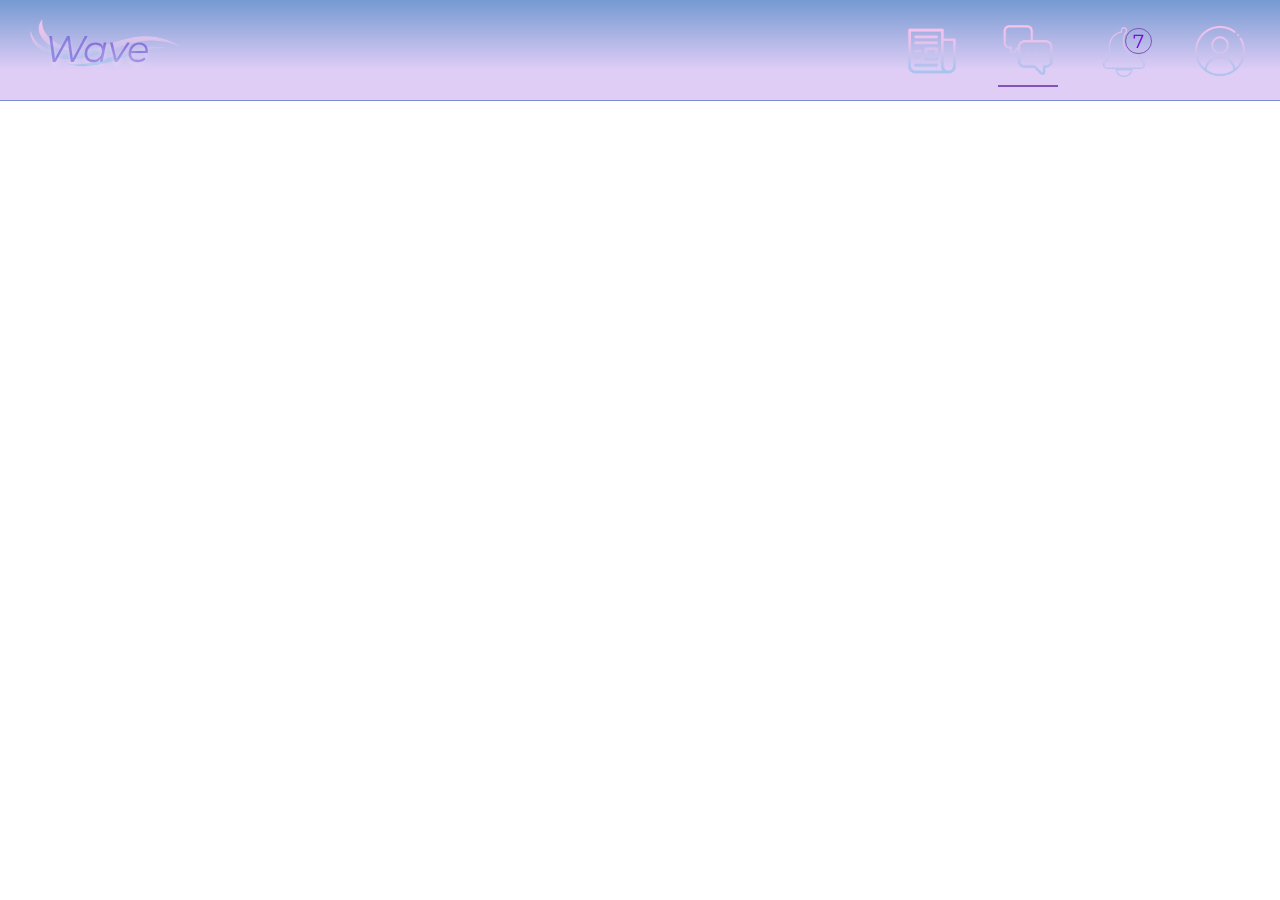
<file: groups.html>
<!DOCTYPE html>
<html lang="en">
<head>
    <meta charset="UTF-8">
    <title>Notifications</title>
    <link rel="shortcut icon" href="/Resources/ICO/wave_logo.ico" type="image/x-icon">
    <link href="style.css" rel="stylesheet" >
    <meta name="viewport" content="width=device-width">
</head>
<body>
<header>
    <div class="header container">
        <div class="logo">
            <a href="index.html">
                <img src="Resources/PNG/wave_logo.png" width="200" height="150" alt="logo">
                <span>Wave</span>
            </a>
        </div>
        <div class="menu_container">
            <input type="checkbox" id="burger">
            <label for="burger">
                <div class="burger_menu"></div>
                <div class="burger_menu second"></div>
            </label>
            <div class="menu">
                <a href="index.html"><img src="/Resources/PNG/news.png" height="50" width="50" title="Новости"></a>
                <a href="messages.html" class="active"><img src="/Resources/PNG/messages.png" height="50" width="50" title="Сообщения"></a>
                <a href="notifications.html" class="notifications" >
                    <img src="/Resources/PNG/notifications.png" height="50" width="50" title="Уведомления">
                </a>
                <a href="profile.html"><img src="/Resources/PNG/user.png" height="50" width="50" title="Профиль"></a>
            </div>
        </div>
    </div>
</header>
</body>
</html>
</file>
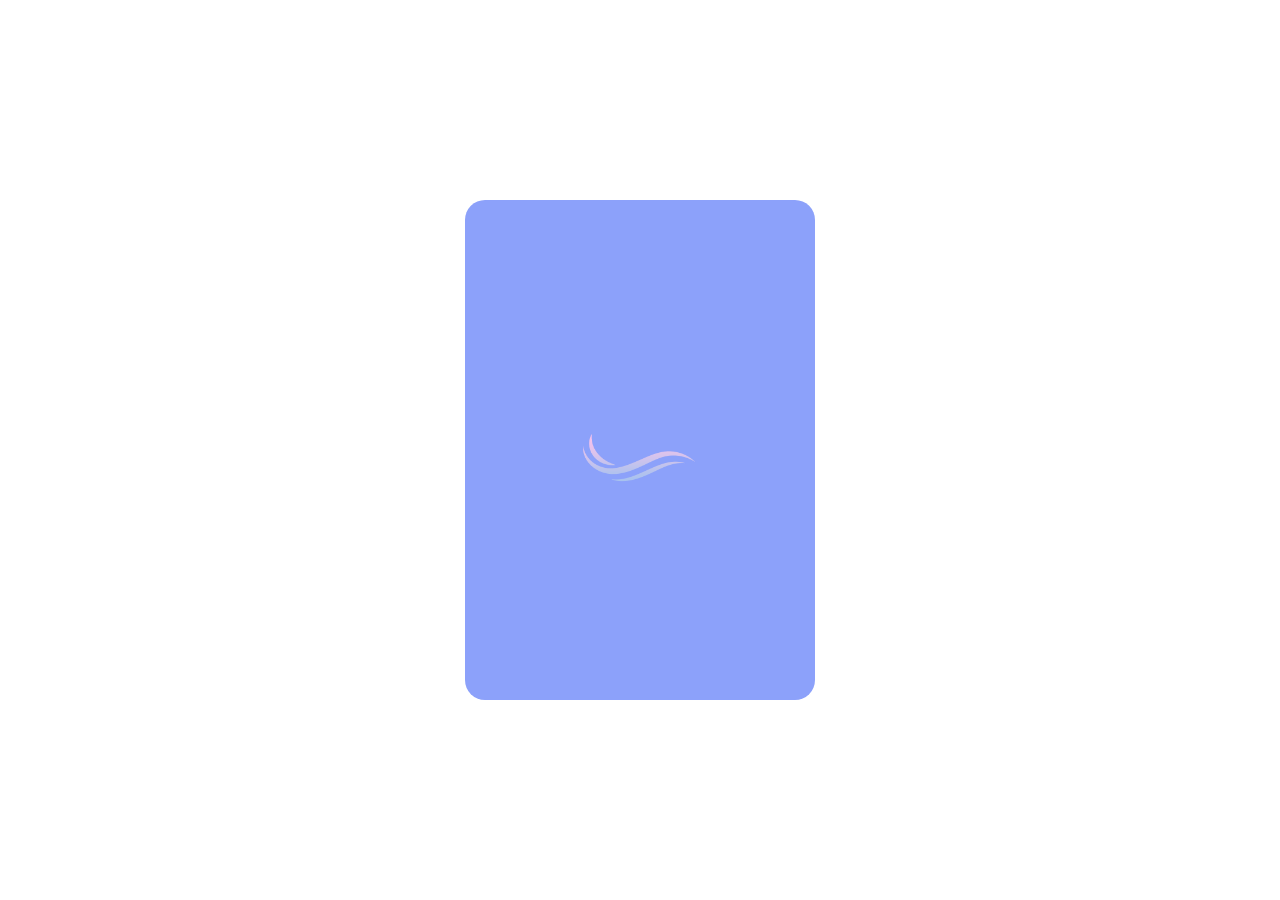
<file: login.html>
<!DOCTYPE html>
<html lang="en">
<head>
    <meta charset="UTF-8">
    <title>Login</title>
    <link rel="shortcut icon" href="/Resources/ICO/wave_logo.ico" type="image/x-icon">
    <link href="style.css" rel="stylesheet" >
    <meta name="viewport" content="width=device-width">
</head>
<body>
<div class="form_container">
    <div class="form">
        <input type="checkbox" id="form_popup">
        <label for="form_popup" class="logobutton"></label>
        <div class="form_header">
            <span>Login</span>
        </div>
        <div class="form_form">
            <label class="inputbox_form_unit">
                <span>Enter login</span>
                <input type="text" id='login'>
            </label>
            <label class="inputbox_form_unit">
                <span>Enter password</span>
                <input type="password" id="password">
            </label>
            <button class="submit">Login</button>
        </div>
    </div>
</div>
</body>
</html>
</file>
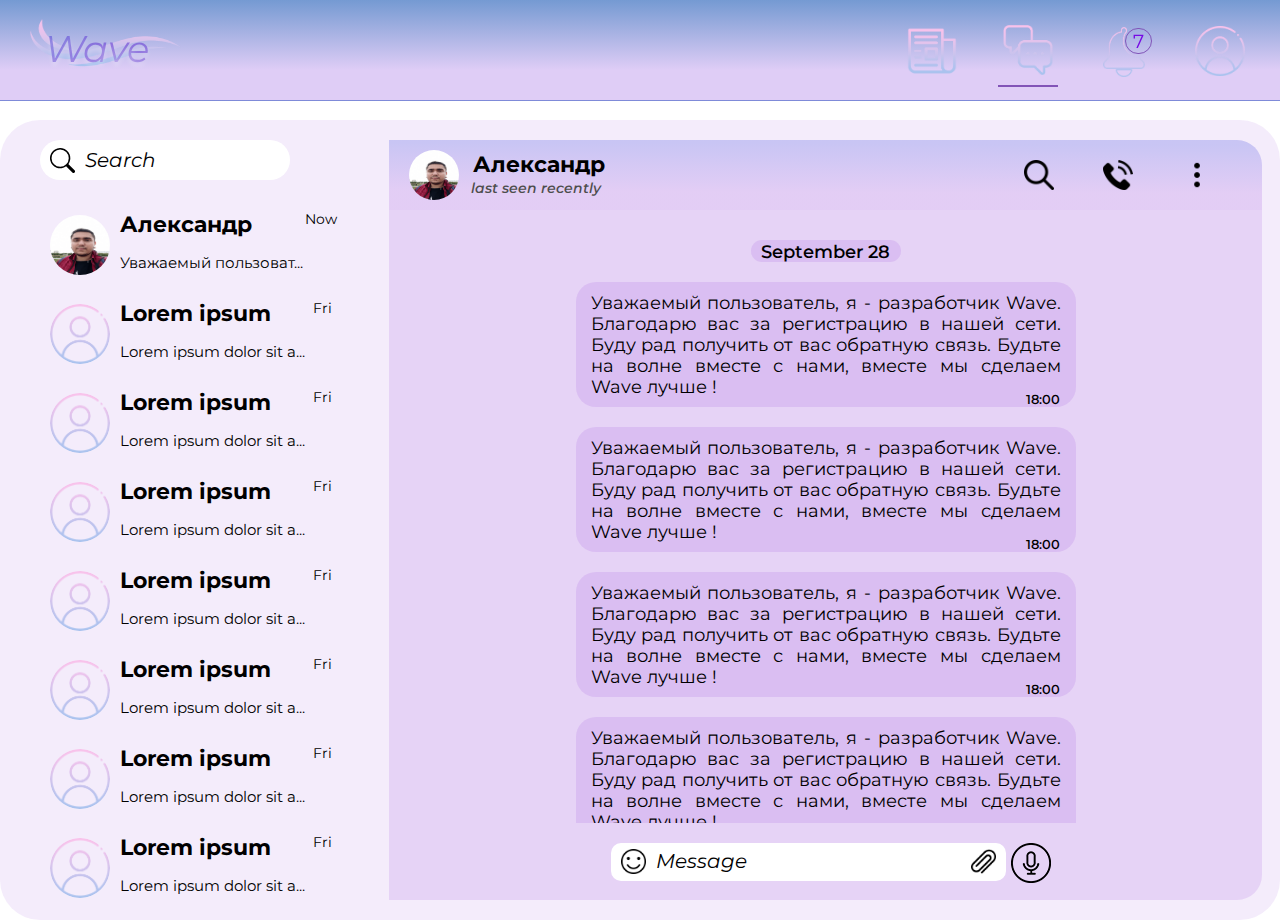
<file: messages.html>
<!DOCTYPE html>
<html lang="en">
<head>
    <meta charset="UTF-8">
    <title>Messages</title>
    <link rel="shortcut icon" href="/Resources/ICO/wave_logo.ico" type="image/x-icon">
    <link href="style.css" rel="stylesheet" >
    <meta name="viewport" content="width=device-width">
</head>
<body>
<header>
    <div class="header container">
        <div class="logo">
            <a href="index.html">
                <img src="Resources/PNG/wave_logo.png" width="200" height="150" alt="logo">
                <span>Wave</span>
            </a>
        </div>
        <div class="menu_container">
            <input type="checkbox" id="burger">
            <label for="burger">
                <div class="burger_menu"></div>
                <div class="burger_menu second"></div>
            </label>
            <div class="menu">
                <a href="index.html"><img src="/Resources/PNG/news.png" height="50" width="50" title="Новости"></a>
                <a href="messages.html" class="active"><img src="/Resources/PNG/messages.png" height="50" width="50" title="Сообщения"></a>
                <a href="groups.html" class="notifications" >
                    <img src="/Resources/PNG/notifications.png" height="50" width="50" title="Уведомления">
                </a>
                <a href="profile.html"><img src="/Resources/PNG/user.png" height="50" width="50" title="Профиль"></a>
            </div>
        </div>
    </div>
</header>
<div class="messages_box container">
    <div class="messages_box_elements">
        <div class="search">
            <svg class="svg_img" width="25" height="25" fill="currentColor" viewBox="0 0 16 16"><path d="M11.742 10.344a6.5 6.5 0 1 0-1.397 1.398h-.001c.03.04.062.078.098.115l3.85 3.85a1 1 0 0 0 1.415-1.414l-3.85-3.85a1.007 1.007 0 0 0-.115-.1zM12 6.5a5.5 5.5 0 1 1-11 0 5.5 5.5 0 0 1 11 0z" /></svg>
            <input class="searchbox" type="search" placeholder="Search" name="profile">
        </div>
        <div class="user_dialogs">
            <div class="dialog">
                <div class="dialog_container">
                    <img class="avatar" src="Resources/templates/founder.png" width="100" height="100" alt="founder">
                    <div class="dialog_info">
                        <span class="author_name">Александр</span>
                        <br>
                        <span class="dialog_content">Уважаемый пользоват...</span>
                    </div>
                    <div class="date_and_pin">
                        <span class="dialog_date">Now</span>
                        <label><input type="checkbox"><span></span></label>
                    </div>
                </div>
            </div>
            <div class="dialog">
                <div class="dialog_container">
                    <img class="avatar" src="Resources/PNG/user.png" width="100" height="100" alt="user">
                    <div class="dialog_info">
                        <span class="author_name">Lorem ipsum</span>
                        <br>
                        <span class="dialog_content">Lorem ipsum dolor sit a...</span>
                    </div>
                    <div class="date_and_pin">
                        <span class="dialog_date">Fri</span>
                        <label><input type="checkbox"><span></span></label>
                    </div>
                </div>
            </div>
            <div class="dialog">
                <div class="dialog_container">
                    <img class="avatar" src="Resources/PNG/user.png" width="100" height="100" alt="user">
                    <div class="dialog_info">
                        <span class="author_name">Lorem ipsum</span>
                        <br>
                        <span class="dialog_content">Lorem ipsum dolor sit a...</span>
                    </div>
                    <div class="date_and_pin">
                        <span class="dialog_date">Fri</span>
                        <label><input type="checkbox"><span></span></label>
                    </div>
                </div>
            </div>
            <div class="dialog">
                <div class="dialog_container">
                    <img class="avatar" src="Resources/PNG/user.png" width="100" height="100" alt="user">
                    <div class="dialog_info">
                        <span class="author_name">Lorem ipsum</span>
                        <br>
                        <span class="dialog_content">Lorem ipsum dolor sit a...</span>
                    </div>
                    <div class="date_and_pin">
                        <span class="dialog_date">Fri</span>
                        <label><input type="checkbox"><span></span></label>
                    </div>
                </div>
            </div>
            <div class="dialog">
                <div class="dialog_container">
                    <img class="avatar" src="Resources/PNG/user.png" width="100" height="100" alt="user">
                    <div class="dialog_info">
                        <span class="author_name">Lorem ipsum</span>
                        <br>
                        <span class="dialog_content">Lorem ipsum dolor sit a...</span>
                    </div>
                    <div class="date_and_pin">
                        <span class="dialog_date">Fri</span>
                        <label><input type="checkbox"><span></span></label>
                    </div>
                </div>
            </div>
            <div class="dialog">
                <div class="dialog_container">
                    <img class="avatar" src="Resources/PNG/user.png" width="100" height="100" alt="user">
                    <div class="dialog_info">
                        <span class="author_name">Lorem ipsum</span>
                        <br>
                        <span class="dialog_content">Lorem ipsum dolor sit a...</span>
                    </div>
                    <div class="date_and_pin">
                        <span class="dialog_date">Fri</span>
                        <label><input type="checkbox"><span></span></label>
                    </div>
                </div>
            </div>
            <div class="dialog">
                <div class="dialog_container">
                    <img class="avatar" src="Resources/PNG/user.png" width="100" height="100" alt="user">
                    <div class="dialog_info">
                        <span class="author_name">Lorem ipsum</span>
                        <br>
                        <span class="dialog_content">Lorem ipsum dolor sit a...</span>
                    </div>
                    <div class="date_and_pin">
                        <span class="dialog_date">Fri</span>
                        <label><input type="checkbox"><span></span></label>
                    </div>
                </div>
            </div>
            <div class="dialog">
                <div class="dialog_container">
                    <img class="avatar" src="Resources/PNG/user.png" width="100" height="100" alt="user">
                    <div class="dialog_info">
                        <span class="author_name">Lorem ipsum</span>
                        <br>
                        <span class="dialog_content">Lorem ipsum dolor sit a...</span>
                    </div>
                    <div class="date_and_pin">
                        <span class="dialog_date">Fri</span>
                        <label><input type="checkbox"><span></span></label>
                    </div>
                </div>
            </div>
            <div class="dialog">
                <div class="dialog_container">
                    <img class="avatar" src="Resources/PNG/user.png" width="100" height="100" alt="user">
                    <div class="dialog_info">
                        <span class="author_name">Lorem ipsum</span>
                        <br>
                        <span class="dialog_content">Lorem ipsum dolor sit a...</span>
                    </div>
                    <div class="date_and_pin">
                        <span class="dialog_date">Fri</span>
                        <label><input type="checkbox"><span></span></label>
                    </div>
                </div>
            </div>
            <div class="dialog">
                <div class="dialog_container">
                    <img class="avatar" src="Resources/PNG/user.png" width="100" height="100" alt="user">
                    <div class="dialog_info">
                        <span class="author_name">Lorem ipsum</span>
                        <br>
                        <span class="dialog_content">Lorem ipsum dolor sit a...</span>
                    </div>
                    <div class="date_and_pin">
                        <span class="dialog_date">Fri</span>
                        <label><input type="checkbox"><span></span></label>
                    </div>
                </div>
            </div>
        </div>
        <div class="dialogbox">
            <div class="header">
                <div class="dialog_info">
                <img class="avatar" src="Resources/templates/founder.png" width="1000" height="1000" alt="founder">
                <span class="author_name">Александр</span>
                <br><span class="status">last seen recently</span>
                </div>
                <div class="menu_container">
                    <ul class="menu">
                        <li class="menu_unit">
                            <a href="#"><img src="/Resources/PNG/search.png" height="30" width="30" title="Поиск"></a>
                        </li>
                        <li class="menu_unit">
                            <a href="#"><img src="/Resources/PNG/telephone.png" height="30" width="30" title="Звонок"></a>
                        </li>
                        <li class="menu_unit">
                            <a href="#"><img src="/Resources/PNG/dots%20(1).png" height="30" width="30" title="Больше"></a>
                        </li>
                    </ul>
                </div>
            </div>
            <div class="messages">
                <div class="messagelist">
                    <span class="date">September 28</span>
                    <div class="message">
                    <span class="content">Уважаемый пользователь, я - разработчик Wave.
                        Благодарю вас за регистрацию в нашей сети. Буду рад получить от вас обратную связь.
                        Будьте на волне вместе с нами, вместе мы сделаем Wave лучше !
                    </span>
                    <span class="time">18:00</span>
                    </div>
                    <div class="message">
                    <span class="content">Уважаемый пользователь, я - разработчик Wave.
                        Благодарю вас за регистрацию в нашей сети. Буду рад получить от вас обратную связь.
                        Будьте на волне вместе с нами, вместе мы сделаем Wave лучше !
                    </span>
                        <span class="time">18:00</span>
                    </div>
                    <div class="message">
                    <span class="content">Уважаемый пользователь, я - разработчик Wave.
                        Благодарю вас за регистрацию в нашей сети. Буду рад получить от вас обратную связь.
                        Будьте на волне вместе с нами, вместе мы сделаем Wave лучше !
                    </span>
                        <span class="time">18:00</span>
                    </div>
                    <div class="message">
                    <span class="content">Уважаемый пользователь, я - разработчик Wave.
                        Благодарю вас за регистрацию в нашей сети. Буду рад получить от вас обратную связь.
                        Будьте на волне вместе с нами, вместе мы сделаем Wave лучше !
                    </span>
                        <span class="time">18:00</span>
                    </div>
                </div>
                <span class="send_message">
                    <a href="#"><img src="Resources/PNG/smile.png" width="25" height="25" alt="emoji"></a>
                    <input class="searchbox" type="text" placeholder="Message" name="profile">
                    <a href="#" class="clip"><img src="Resources/PNG/paper-clip.png" width="25" height="25" alt="emoji"></a>
                    <label><input type="checkbox"><span></span></label>
                </span>
            </div>
        </div>
    </div>
</div>
</body>
</html>
</file>
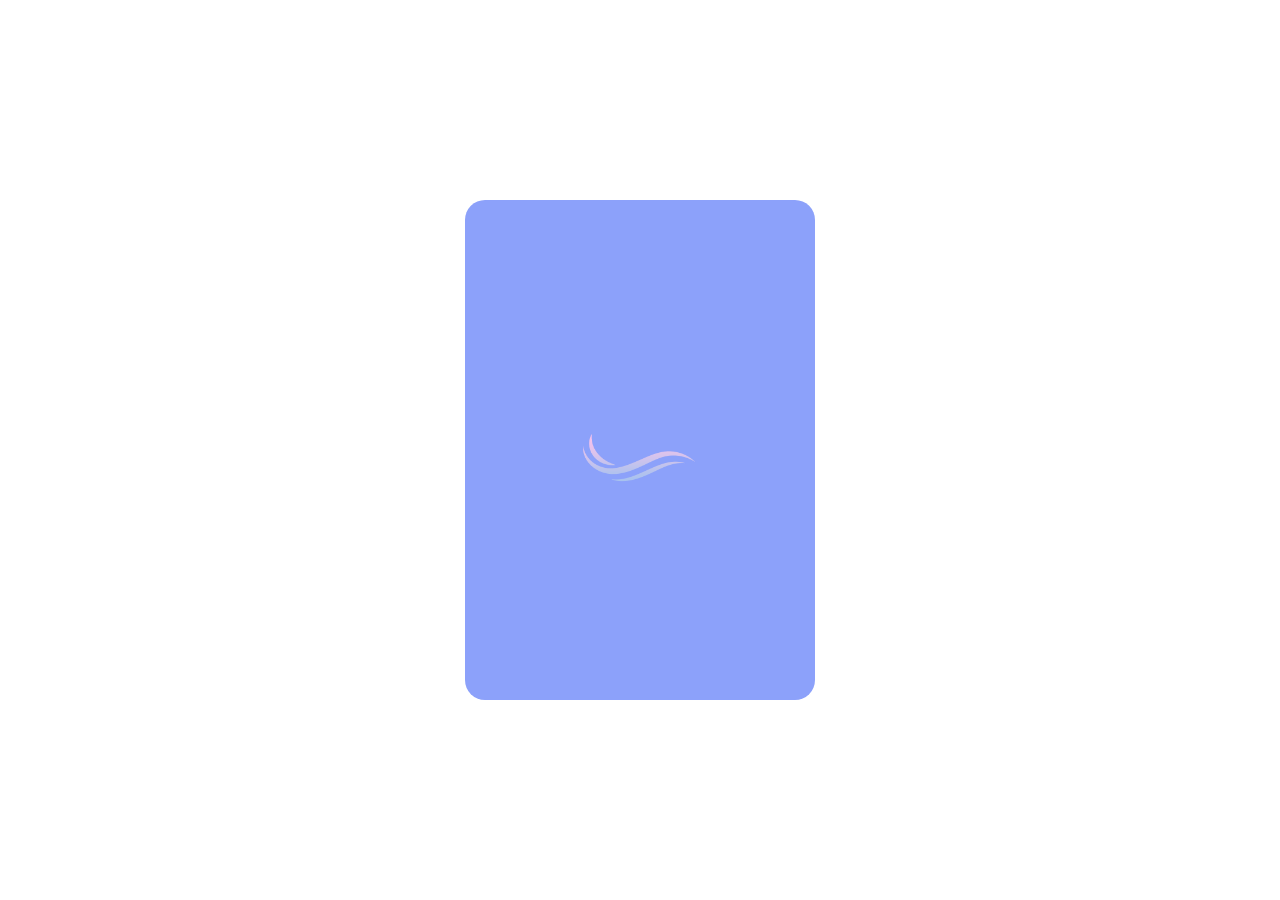
<file: Registration.html>
<!DOCTYPE html>
<html lang="en">
<head>
    <meta charset="UTF-8">
    <title>Registration</title>
    <link rel="shortcut icon" href="/Resources/ICO/wave_logo.ico" type="image/x-icon">
    <link href="style.css" rel="stylesheet" >
    <meta name="viewport" content="width=device-width">
</head>
<body>
<div class="form_container">
    <div class="form">
        <input type="checkbox" id="form_popup">
        <label for="form_popup" class="logobutton"></label>
        <div class="form_header">
            <span>Registration</span>
        </div>
        <div class="form_form">
            <label class="inputbox_form_unit">
                <span>Enter login</span>
                <input type="text" id='login'>
            </label>
            <label class="inputbox_form_unit">
                <span>Enter password</span>
                <input type="password" id="password">
            </label>
            <label class="inputbox_form_unit">
                <span>Repeat the password</span>
                <input type="password" id="repeat-password">
            </label>
            <button class="submit">Sign in</button>
        </div>
    </div>
</div>
</body>
</html>
</file>
<file: style.css>
@import url(https://fonts.googleapis.com/css?family=Montserrat:400,500,80);
body {
    margin: 0;
    padding: 0;
    font-family: 'Montserrat', sans-serif;
    font-size: 1em;
}
.container {
    min-width: 960px;
    max-width: 1300px;
    margin: 0 auto;
}
header {
    position: fixed;
    z-index: 10;
    top: 0;
    width: 100%;
    min-height: 100px;
    height: 10vh;
    background: linear-gradient(180deg, rgb(117, 154, 210), rgb(223, 205, 246) 70%);
    border-bottom: 1px solid rgba(140, 119, 223, 0.45);
}
label{
    display: block;
    position: relative;
}
label > span {
    position: absolute;
    left: 0; top: 0;
    width: 100%; height: 100%;
    cursor: pointer;
}
label > input[type="checkbox"]{
    appearance: none;
}
label > input[type="checkbox"]:checked + span {
    background-position-x: 0;
}
.header {
    display: flex;
    flex-direction: row;
    justify-content: space-between;
}
.logo {
    margin-top: -30px;
}
.header > .logo > a > span {
    position: absolute;
    display: block;
    top: 10px;
    padding-left: 45px;
    margin: 0 auto;
    font-style: italic;
    font-weight: 400;
    font-size: 2.3em;
    line-height: 78px;
    background: radial-gradient(104.48% 165.02% at 79.25% 100%, rgba(243, 243, 243, 0.23) 0%, rgba(121, 84, 215, 0.75) 32.29%, rgba(75, 115, 224, 0.63) 100%);
    -webkit-background-clip: text;
    -webkit-text-fill-color: transparent;
    padding-right: 2px;
    text-shadow: 0px 4px 4px rgba(255, 255, 255, 0.25);
}
#burger{
    display: none;
}
.menu_container{
    display: block;
    height: 100px;
    margin-right: 20px;
}
.menu_container > label{
    width: 50px;
    height: 40px;
    display: none;
}
.burger_menu{
    content: '';
    display: block;
    position: relative;
    top: 40%;
    width: 50px;
    height: 1px;
    transition: 0.1s all;
    border-radius: 100px;
    background: linear-gradient(90deg, rgba(110,8,157,0.582089552238806) 0%, rgba(255,171,0,0.37810945273631846) 100%);
}
.second{
    transition: 0.1s all;

}
.burger_menu:before{
    content: '';
    display: block;
    position: absolute;
    top: 10px;
    width: 50px;
    height: 1px;
    border-radius: 100px;
    background: linear-gradient(90deg, rgba(110,8,157,0.582089552238806) 0%, rgba(255,171,0,0.37810945273631846) 100%);
}
.burger_menu:after{
    content: '';
    display: block;
    position: absolute;
    top: -10px;
    width: 50px;
    height: 1px;
    border-radius: 100px;
    background: linear-gradient(90deg, rgba(110,8,157,0.582089552238806) 0%, rgba(255,171,0,0.37810945273631846) 100%);
}
.header > .menu_container > .menu{
    margin: 20px 0;
}
.header > .menu_container > .menu > a{
    display: inline-block;
    height: 60px;
    width: 60px;
    vertical-align: middle;
    text-align: center;
    padding-top: 5px;
    border-radius: 3px;
    margin-left: 22px;
    margin-right: 10px;
    text-decoration: none;
}
.header > .menu_container > .menu > .notifications > img{
    display: block;
    position: static;
    margin-left: 5px;
    margin-top: -25px;
}
.header > .menu_container > .menu > .notifications:before{
    content: '7';
    display: block;
    position: relative;
    left: 52%;
    top: 4%;
    width: 25px;
    height: 24px;
    border: 1px solid #7F52B6F9;
    border-radius: 100px;
    font-size: 1.2em;
    color: #770ae5;
}
.header > .logo > a > img{
    pointer-events: none;
    cursor: default;
}
.header > .menu_container > .menu > a:hover{
    box-shadow: 2px 2px 5px 5px rgb(216, 183, 250);
    background: rgba(255, 255, 255, 0.17);
    transition: 300ms ease-in-out;
}
.header > .menu_container > .menu > .active {
    border-radius: 0;
    border-bottom: 2px solid rgba(127, 82, 182, 0.98);
    pointer-events: none;
    cursor: default;
}
.content_feed{
    margin-top: 150px;
    display: block;
}
.content_feed > .content_post {
    margin-top: 40px;
    display: flex;
    justify-content: space-between;
    min-height: 250px;
    border-radius: 20px;
    background: radial-gradient(74.24% 74.24% at 50% 50%, rgba(150, 65, 217, 0.315) 0%, rgba(194, 145, 211, 0.17) 100%);
}
.content_feed > .content_post > .content_filling{
    display: inline-flex;
    flex-direction: column;
    padding: 30px 50px;
}
.content_feed > .content_post > .content_filling > .author_info{
    display: flex;
    margin-bottom: 15px;
}
.content_feed > .content_post > .content_filling > .author_info >.author_avatar{
    display: block;
    margin: 10px 10px;
    border-radius: 50px;
}
.content_feed > .content_post > .content_filling > .author_info > h3{
    margin-top: 0;
    font-weight: 400;
    font-size: 2.5em;
    line-height: 56px;
}
.content_feed > .content_post > .content_filling > .author_info > .date {
    margin-top: 50px;
    margin-left: -315px;
    font-style: normal;
    font-weight: 400;
    font-size: 1.4em;
    line-height: 32px;
}
.content_feed > .content_post > .content_filling > .content_info {
    display: inline-flex;
}
.content_feed > .content_post > .content_filling > .content_info > .content {
    display: block;
    margin-left: 30px;
    font-weight: 400;
    font-size: 1.3em;
    line-height: 30px;
}

.content_feed > .content_post > .content_filling > .content_info > .content > .music_post_player_box {
    box-sizing: border-box;
    width: 200px;
    height: 70px;
    border: 3px solid #000000;
    border-radius: 50px;
    margin-top: 40px;
}
.content_feed > .content_post > .content_filling > .content_info > .content > .music_post_player_box > label{
    width: 50px;
    height: 50px;
    margin-top: 7px;
    margin-left: 10px;
}
.content_feed > .content_post > .content_filling > .content_info > .content > .music_post_player_box > label > span {
    background-image: url(Resources/PNG/play-stop.png);
}
.content_feed > .content_post > .content_filling > .content_info > .content > .music_post_player_box > label > input[type="checkbox"]:checked + span {
    background-position: 0 -50px;
}
.content_feed > .content_post > .content_filling > .content_info > .content > .music_post_player_box > img{
    margin-top: -75px;
    margin-left: 75px;
}
.content_feed > .content_post > .post_actions{
    display: flex;
    flex-direction: column;
    margin: 30px 30px 0 0;
    height: 250px;
    width: 60px;
}
.post_actions > a {
    margin: 25px 0 5px 0;
}
.post_actions > label{
    width: 60px;
    height: 60px;
    padding-bottom: 40px;
}
.content_feed > .stream{
    min-height: 820px;
}
.content_feed > .content_post > .post_actions > label > span {
    background-image: url(Resources/PNG/like2.png);
}
.content_feed > .content_post > .post_actions > label > input[type="checkbox"]:checked + span {
    background-position: 0 -60px;
}
.content_feed > .stream > .content_filling > .author_info:before{
    content: '';
    position: absolute;
    display: block;
    width: 68px;
    height: 68px;
    border: 1px solid red;
    border-radius: 100px;
    margin-top: 10px;
    margin-left: 10px;
}
.content_feed > .stream > .content_filling > .author_info > .date {
    Color: #d53535;
    margin-top: 50px;
    margin-left: -150px;
    font-style: normal;
    font-weight: 400;
    font-size: 1.4em;
    line-height: 32px;
}
.content_feed > .content_post > .content_filling > .content_info > .stream_player {
    display: block;
}
.content_feed > .content_post > .content_filling > .content_info > .stream_player > .content_stream {
    margin: 0;
    padding: 0;
    display: block;
    border-radius: 22px;
    max-width: 100%;
}
.content_feed > .content_post > .content_filling > .content_info > .stream_player > label{
    width: 50px;
    height: 50px;
    margin: -320px auto 0 auto;
}
.content_feed > .content_post > .content_filling > .content_info > .stream_player > label > span {
    background-image: url(Resources/PNG/play-stop2.png);
}
.content_feed > .content_post > .content_filling > .content_info > .stream_player > label > input[type="checkbox"]:checked + span {
    background-position: 0 -51px;
}
.content_feed > .stream > .post_actions > .link{
    margin-top: 450px;
}
.messages_box{
    margin-top: 120px;
    display: block;
    width: 100%;
    min-width: 1200px;
    min-height: 800px;
    border-radius: 40px;
    background: rgba(150, 65, 217, 0.1);
}
.messages_box_elements{
    display: inline-flex;
    width: 97%;
    min-height: 780px;
    margin: 0 20px;
}
.search{
    display: inline-block;
    margin: 20px 0 0 20px;
}
.search > svg{
    position: absolute;
    margin: 8px 0 0 10px;
}
.searchbox{
    border-radius: 20px;
    border: none;
    width: 250px;
    height: 40px;
}
.search input {
    padding: 5px 0 0 45px;
}
.searchbox:focus{
    border: 3px solid rgba(139, 88, 196, 0.41);
}
.searchbox::placeholder{
    font-family: 'Montserrat', sans-serif;
    font-size: 1.5em;
    color: black;
    font-style: italic;
}
.user_dialogs{
    display: block;
    width: 340px;
    min-width: 250px;
    margin: 70px 0 0 -250px;
    max-height: 710px;
    overflow: auto;
}
.user_dialogs::-webkit-scrollbar{
    background: white;
    border-radius: 100px;
    width: 12px;
}
.user_dialogs::-webkit-scrollbar-thumb{
    background: rgba(150, 65, 217, 0.15);
    border-radius: 100px;
}
.user_dialogs > .dialog {
    display: block;
    margin-top: 15px;
    border-radius: 15px;
}
.user_dialogs > .dialog:hover{
    cursor: pointer;
    background: rgba(150, 65, 217, 0.15);
}
.user_dialogs > .dialog > .dialog_container {
    display: inline-flex;
}
.user_dialogs > .dialog > .dialog_container > .avatar{
    display: block;
    width: 60px;
    height: 60px;
    border-radius: 100px;
    margin: 10px 10px 0 10px;
}
.user_dialogs > .dialog > .dialog_container > .dialog_info{
    display: block;
    margin: 5px 0 0 0;
    max-width: 195px;
}
.user_dialogs > .dialog > .dialog_container > .dialog_info > .author_name{
    font-size: 1.4em;
    font-weight: bold;
}
.user_dialogs > .dialog > .dialog_container > .dialog_info > .dialog_content{
    display: block;
    font-size: 0.95em;
    margin: 15px 0 0 0;
}
.user_dialogs > .dialog > .dialog_container > .date_and_pin {
    display: inline-flex;
    flex-direction: column;
    justify-content: space-between;
    width: 35px;
    align-items: center;
    font-size: 0.9em;
    margin: 5px 0 0 0;
}
.user_dialogs > .dialog > .dialog_container > .date_and_pin >  label{
    width: 20px;
    height: 20px;
    display: block;
    position: relative;
    margin-bottom: 5px;
}
.user_dialogs > .dialog > .dialog_container > .date_and_pin > label > span {
    position: absolute;
    left: 0; top: 0;
    width: 100%; height: 100%;
    background-image: url(Resources/PNG/ispinned2.png);
    cursor: pointer;
}
.user_dialogs > .dialog > .dialog_container > .date_and_pin > label > input[type="checkbox"]{
    appearance: none;
}
.user_dialogs > .dialog > .dialog_container > .date_and_pin > label > input[type="checkbox"]:checked + span {
    background-position: 0 -20px;
}
.dialogbox{
    display: block;
    width: 900px;
    min-height: 200px;
    height: 760px;
    margin: 20px 0 0 20px;
    background: rgba(150, 65, 217, 0.14);
    border-bottom-right-radius: 25px;
    border-top-right-radius: 25px;
}
.dialogbox > .header{
    display: flex;
    justify-content: space-between;
    width: 100%;
    min-width: 300px;
    height: 70px;
    background: linear-gradient(180.17deg, rgba(60, 130, 234, 0.1716) 6.72%, rgba(150, 65, 217, 0.0396) 73.81%);
    border-top-right-radius: 25px;
}
.dialogbox > .header > .dialog_info{
    display: block;
    min-width: 250px;
}
.dialogbox > .header > .dialog_info > .avatar{
    width: 50px;
    height: 50px;
    border-radius: 100px;
    margin: 10px 10px 0 20px;
}
.dialogbox > .header > .dialog_info > .author_name{
    font-size: 1.4em;
    font-weight: bolder;
    display: inline-block;
    vertical-align: top;
    margin-top: 10px;
}
.dialogbox > .header > .dialog_info > .status{
    color: #4d4d4d;
    font-size: 0.9em;
    font-style: italic;
    display: inline-block;
    vertical-align: top;
    margin: -25px 0 0 82px;
    font-weight: 550;
    text-shadow: 1px 1px 1px 1px black;
}
.dialogbox > .header > .menu_container > .menu{
    margin: 5px 0 0 0;
}
.dialogbox > .header > .menu_container > .menu > .menu_unit{
    display: inline-block;
    width: 60px;
    height: 60px;
    margin-right: 15px;
}
.dialogbox > .header > .menu_container > .menu > .menu_unit > a{
    display: block;
    margin: 5px 5px;
    border-radius: 100px;
    width: 50px;
    height: 50px;
}
.dialogbox > .header > .menu_container > .menu > .menu_unit a > img{
    padding-top: 10px;
    padding-left: 10px;
}
.dialogbox > .header > .menu_container > .menu > .menu_unit a:hover{
    background: rgba(150, 65, 217, 0.14);
}
.dialogbox > .messages{
    display: block;
    margin: 10px 20px;
    min-height: 200px;
    height: 670px;
}
.dialogbox > .messages > .messagelist{
    display: flex;
    flex-direction: column;
    align-items: center;
    min-width: 200px;
    height: 90%;
    width: 700px;
    margin: 0 auto;
    overflow: auto;
}
.messagelist::-webkit-scrollbar{
    background: white;
    border-radius: 100px;
    width: 12px;
}
.messagelist::-webkit-scrollbar-thumb{
    background: rgba(150, 65, 217, 0.15);
    border-radius: 100px;
}
.dialogbox > .messages > .messagelist > .date{
     margin: 20px 0 0 0;
     display: block;
     font-weight: 550;
     font-size: 1.1em;
     text-align: center;
     width: 150px;
     height: 26px;
     padding-top: 1px;
     border-radius: 20px;
     background: rgba(150, 65, 217, 0.14);
 }
.dialogbox > .messages > .messagelist > .message{
    display: block;
    margin: 20px 0 0 0;
    min-width: 200px;
    width: 500px;
    border-radius: 20px;
    background: rgba(150, 65, 217, 0.14);
}
.dialogbox > .messages > .messagelist > .message >.content{
    display: block;
    font-size: 1.1em;
    min-width: 200px;
    max-height: 100%;
    text-align: justify;
    padding: 10px 15px;
    border-radius: 20px;
}
.dialogbox > .messages > .messagelist > .message > .time{
    display: block;
    font-size: 0.8em;
    font-weight: 550;
    position: relative;
    margin-left: 90%;
    margin-top: -15px;
}
.dialogbox > .messages >.send_message{
    display: flex;
    margin: 20px auto;
    justify-content: center;
}
.send_message > a > img{
    position: absolute;
    margin: 6px 0 0 10px;
}
.send_message > .clip > img{
    position: absolute;
    margin: 6px 0 0 -35px;
}
.send_message > .voice{
    display: inline-block;
}
.send_message > .voice > img{
    margin: 0 0 0 10px;
}
.send_message > .voice > img{

}
.send_message > .searchbox:focus{
    border: none;
}
.send_message > .searchbox{
    border-radius: 10px;
    border: none;
    width: 350px;
    height: 35px;
}
.send_message input {
    padding: 3px 0 0 45px;
}
.searchbox::placeholder{
    font-family: 'Montserrat', sans-serif;
    font-size: 1.5em;
    color: black;
    font-style: italic;
}
.dialogbox > .messages > .send_message > label{
    width: 40px;
    height: 40px;
    margin-right: -10px;
    margin-left: 5px;
}
.dialogbox > .messages > .send_message > label > span {
    background-image: url(Resources/PNG/voice_sprite.png);
}
.dialogbox > .messages > .send_message > label > input[type="checkbox"]:checked + span {
    background-position-y: -40px;
}
.profile_box {
    background: rgba(150, 65, 217, 0.24);
    display: block;
    width: 100%;
    min-width: 1200px;
    min-height: 200px;
    height: 1000px;
    margin-top: 150px;
    border-radius: 40px;
}
.profile_header{
    border-top-right-radius: 40px;
    border-top-left-radius: 40px;
    height: 300px;
}
.profile_header > .blue_background{

    width: 100%;
    border-top-right-radius: 40px;
    border-top-left-radius: 40px;
    background: rgba(110, 151, 228, 0.8);
    height: 240px;
}
.profile_header > .blue_background > .profile_info > .avatar{
    display: block;
    position: relative;
    top: 120px;
    margin-left: 150px;
    border-radius: 100px;
    border: 3px solid #8239DE;
}
.profile_header > .blue_background > .profile_info > .profile_info_block{
    position: relative;
    top: -10px;
    left: 27%;
    max-width: 350px;
    min-height: 75px;
    padding-top: 2px;
    padding-left: 2%;
    color: white;
}
.profile_header > .blue_background > .profile_info > .profile_info_block > .profile_username{
    font-size: 1.8rem;
}
.profile_header > .blue_background > .profile_info > .profile_info_block > .profile_user_status{
    font-size: 1.3rem;
    font-style: italic;
}
.profile_menu{
    position: relative;
    max-width: 855px;
    left: 26.5%;
    top: -30px
}
.profile_menu ul{
    margin: 0;
    padding: 0;
    position: relative;
    display: flex;
    justify-content: space-between;
}
.profile_menu li{
    list-style: none;
    display: block;
    width: 150px;
    height: 25px;
    background: rgba(150, 65, 217, 0.6);
    text-align: center;
    border-radius: 20px;
    cursor: pointer;
    align-content: center;
    padding-top: 5px;
    transition: 0.4s all;
}
.profile_menu li:hover{
    background: #83a8e5;
    height: 26px;
    width: 153px;
}
.profile_menu li:hover a{
    color: black;
}
.profile_menu a{
    font-size: 1.05rem;
    color: white;
    text-decoration: none;
}
.profile_page_content_container{
    display: block;
    flex-direction: row;
    justify-content: space-between;
    width: 85%;
    position: relative;
    left: 7%;
    height: 630px;
}
.profile_groups_list{
    display: flex;
    flex-direction: column;
    align-items: center;
    width: 250px;
    height: 630px;
    background: rgba(170, 91, 241, 0.6);
    border-radius: 25px;
}
.profile_groups_list h3{
    font-weight: 410;
    display: flex;
    justify-content: space-between;
    width: 65%;
    padding: 0 50px;
}
.profile_groups_list h3 > .counter {
    position: relative;
    top: -2px;
    font-size: 1.1rem;
    background: white;
    border-radius: 100px;
    width: 25px;
    height: 23px;
    text-align: center;
    padding-top: 2px;
}
.profile_groups_list h3:after{
    content: "";
    position: absolute;
    top: 55px;
    left: 25px;
    width: 17.6%;
    height: 2px;
    background: black;
}
.groups_list_listing{
    position: relative;
    top: -5px;
    width: 200px;
    height: 655px;
    overflow-x: hidden;
    overflow-y: auto;
    margin: 0;
    padding: 0;
    -ms-overflow-style: none;
}
.groups_list_listing li{
    list-style: none;
}
.groups_list_listing .group_list_unit{
    margin: 10px auto;
    width: 90%;
    height: 45px;
    background: #ffffff;
    border-radius: 10px;
    display: flex;
    justify-content: space-between;
    align-items: center;
    transition: 0.3s;
}
.groups_list_listing .group_list_unit > img{
    border-radius: 100px;
    position: relative;
    left: 5px;
}
.groups_list_listing .group_list_unit > h4{
    font-size: 0.8rem;
    font-weight: 600;
    position: relative;
    left: 5px;
    width: 75%;
    cursor: default;
}
.groups_list_listing .group_list_unit > h4 > span{
    font-weight: 400;
}
.groups_list_listing .group_list_unit > h4:after {
    content: "→";
    position: absolute;
    right: 10px;
    top: -3px;
    font-size: 1rem;
    cursor: pointer;
}
.groups_list_listing .group_list_unit:hover{
    height: 50px;
}
.groups_list_listing .group_list_unit:hover h4:after{
    top: 0;
    font-size: 1.4rem;
}
.groups_list_listing::-webkit-scrollbar{
    display: none;
}
.profile_activity_feed{
    position: relative;
    left: 26%;
    top: -630px;
    min-width: 400px;
    width: 820px;
    height: 630px;
    background: rgba(170, 91, 241, 0.6);
    border-radius: 20px;
}
.profile_activity_feed h4{
    margin: 0;
    padding: 0;
    font-size: 1.2rem;
    font-weight: 550;
    position: relative;
    top: 16px;
    left: 35px;
    cursor: default;
}
.profile_activity_feed h4:after{
    content: "";
    position: absolute;
    width: 91%;
    height: 2px;
    background: black;
    left: 0;
    top: 39px;
}
.profile_activity_feed > .activity_feed_container{
    position: relative;
    width: 88.5%;
    left: 35px;
    height: 86%;
    padding: 10px;
    top: 40px;
    overflow-x: hidden;
    overflow-y: auto;
    display: flex;
    flex-wrap: wrap;
    justify-content: space-between;
}
.activity_feed_container::-webkit-scrollbar{
    display: none;
}
.activity_feed_container span{
    cursor: default;
}
.activity_feed_container > .activity_card{
    width: 200px;
    height: 200px;
    background: #8a9def;
    border-radius: 20px;
    margin-bottom: 20px;
    color: white;
}
.activity_card > .actions{
    display: flex;
    justify-content: space-between;
    position: relative;
    width: 70%;
    top: 20px;
    left: 28px;
}
.activity_card > .actions label{
    width: 35px;
    height: 35px;
    position: relative;
    top: 0;
    left: 0;
}
.activity_card > .actions > label > span {
    background-image: url(Resources/PNG/like2.png);
    background-size: cover;
}
.activity_card > .actions > label > input[type="checkbox"]{
    appearance: none;
}
.activity_card > .actions > label > input[type="checkbox"]:checked + span {
    background-position: 0 -35px;
}
.activity_feed_container > .activity_card > .activity_post_container{
    position: relative;
    top: 20px;
    width: 100%;
    height: 135px;
}
.activity_feed_container > .activity_post_photo > .activity_post_container > img{
    position: relative;
    border-radius: 100px;
    left: 18%;
}
.activity_feed_container > .activity_post_text > .activity_post_container > span{
    font-size: 1.2rem;
    position: relative;
    left: 5%;
}
.activity_feed_container > .activity_post_repost > .activity_post_container > span{
    position: relative;
    font-size: 1.2rem;
    left: 7%;
}
.activity_feed_container > .activity_post_repost > .activity_post_container > span a{
    color: white;
    text-decoration: none;
}
.activity_feed_container > .activity_post_repost > .activity_post_container{
    height: 115px;
}
.activity_feed_container > .activity_post_repost > .repost_origin{
    position: relative;
    display: block;
    width: 100%;
    text-align: center;
    top: 5px;
}
.form_container{
    margin: 200px auto;
    height: 500px;
    width: 350px;
}
.form{
    background: #8ca1fa;
    color:white;
    width: 100%;
    height: 100%;
    border-radius: 20px;
}
.form .form_header, .form .form_form{
    height: 0;
}
.form .logobutton{
    cursor: pointer;
    width: 150px;
    height: 150px;
    position: relative;
    top: 37%;
    left: 27%;
    background: url("Resources/PNG/wave_logo.png") no-repeat;
    background-size: 150px 150px;
    transition: 0.7s all;
}
.form #form_popup{
    display: none;
}
.form #form_popup:checked + .logobutton{
    height: 0;
}
.form #form_popup:checked ~ .form_header {
    height: 20%;
}
.form #form_popup:checked ~ .form_form{
    height: 70%;
}
.form span{
    cursor: default;
}
.form_header{
    display: flex;
    align-items: center;
    justify-content: center;
    position: relative;
    top: 10px;
    width: 95%;
    height: 20%;
    margin: 0 auto;
    overflow: hidden;
    background: url("Resources/PNG/wave_logo.png") no-repeat;
    background-size: 200px 200px;
    background-position: center;
    transition: 1.4s all;
}
.form_header .logo{
    position: absolute;
    top: 15px;
    left: 0;
}
.form_header span{
    font-size: 1.7rem;
}
.form_form{
    position: relative;
    top: 30px;
    margin: 0 auto;
    display: flex;
    flex-direction: column;
    justify-content: space-between;
    align-items: center;
    width: 95%;
    height: 70%;
    overflow: hidden;
    transition: 1s all;
}
.inputbox_form_unit{
    width: 80%;
    height: 40px;
    margin-bottom: 60px;
}
.inputbox_form_unit span{
    font-size: 1.2rem;
}
.inputbox_form_unit input{
    background-color: transparent;
    border: 0;
    border-bottom: 2px solid black;
    width: 100%;
    margin-top: 13%;
    height: 85%;
    color: white;
    font-size: 1rem;
    letter-spacing: 0.06em;
    outline:none;
    font-weight: 200;
    font-style: italic;
}
.form button{
    width: 40%;
    height: 30px;
    border-radius: 5px;
    border: 1px solid black;
    background: rgba(253, 253, 253, 0.98);
    transition: 0.4s all;
}
.form button:hover{
    color: white;
    background: black;
}
@media screen and (max-width: 960px) {
    .header > .menu_container > label{
        display: block;
        margin: 15px auto;
        cursor: pointer;
    }
    .header > .menu_container{
        margin-top: 25px;
        width: 100px;
        margin-right: 30px;
        height: 100%;
    }
    .header > .menu_container > .menu{
        display: block;
        overflow: hidden;
        border-bottom-left-radius: 20px;
        border-bottom-right-radius: 20px;
        height: 0;
        transition: 0.3s all;
        background: linear-gradient(0.6deg, rgba(127, 158, 217, 0.89) 4.34%, rgba(191, 149, 210, 0.81) 96.23%);
    }
    .header > .menu_container > .menu > a{
        margin-top: 5px;
        width: 60px;
        height: 60px;
    }
    .header > .menu_container > #burger:checked ~ .menu{
        height: 360px;
    }
    .header > .menu_container > #burger:checked ~ label > .burger_menu:after{
        display: none;
    }
    .header > .menu_container > #burger:checked ~ label > .burger_menu{
        transform: rotate(49deg);
        height: 2px;
    }
    .header > .menu_container > #burger:checked ~ label > .second{
        transform: rotate(131deg);
        margin-top: -1px;
        height: 2px;
    }
    .header > .menu_container > #burger:checked ~ label > .burger_menu:before{
        display: none;
    }
    .header > .menu_container > .menu > a:hover{

    }
    .container{
        max-width: 960px;
    }
}
</file>
